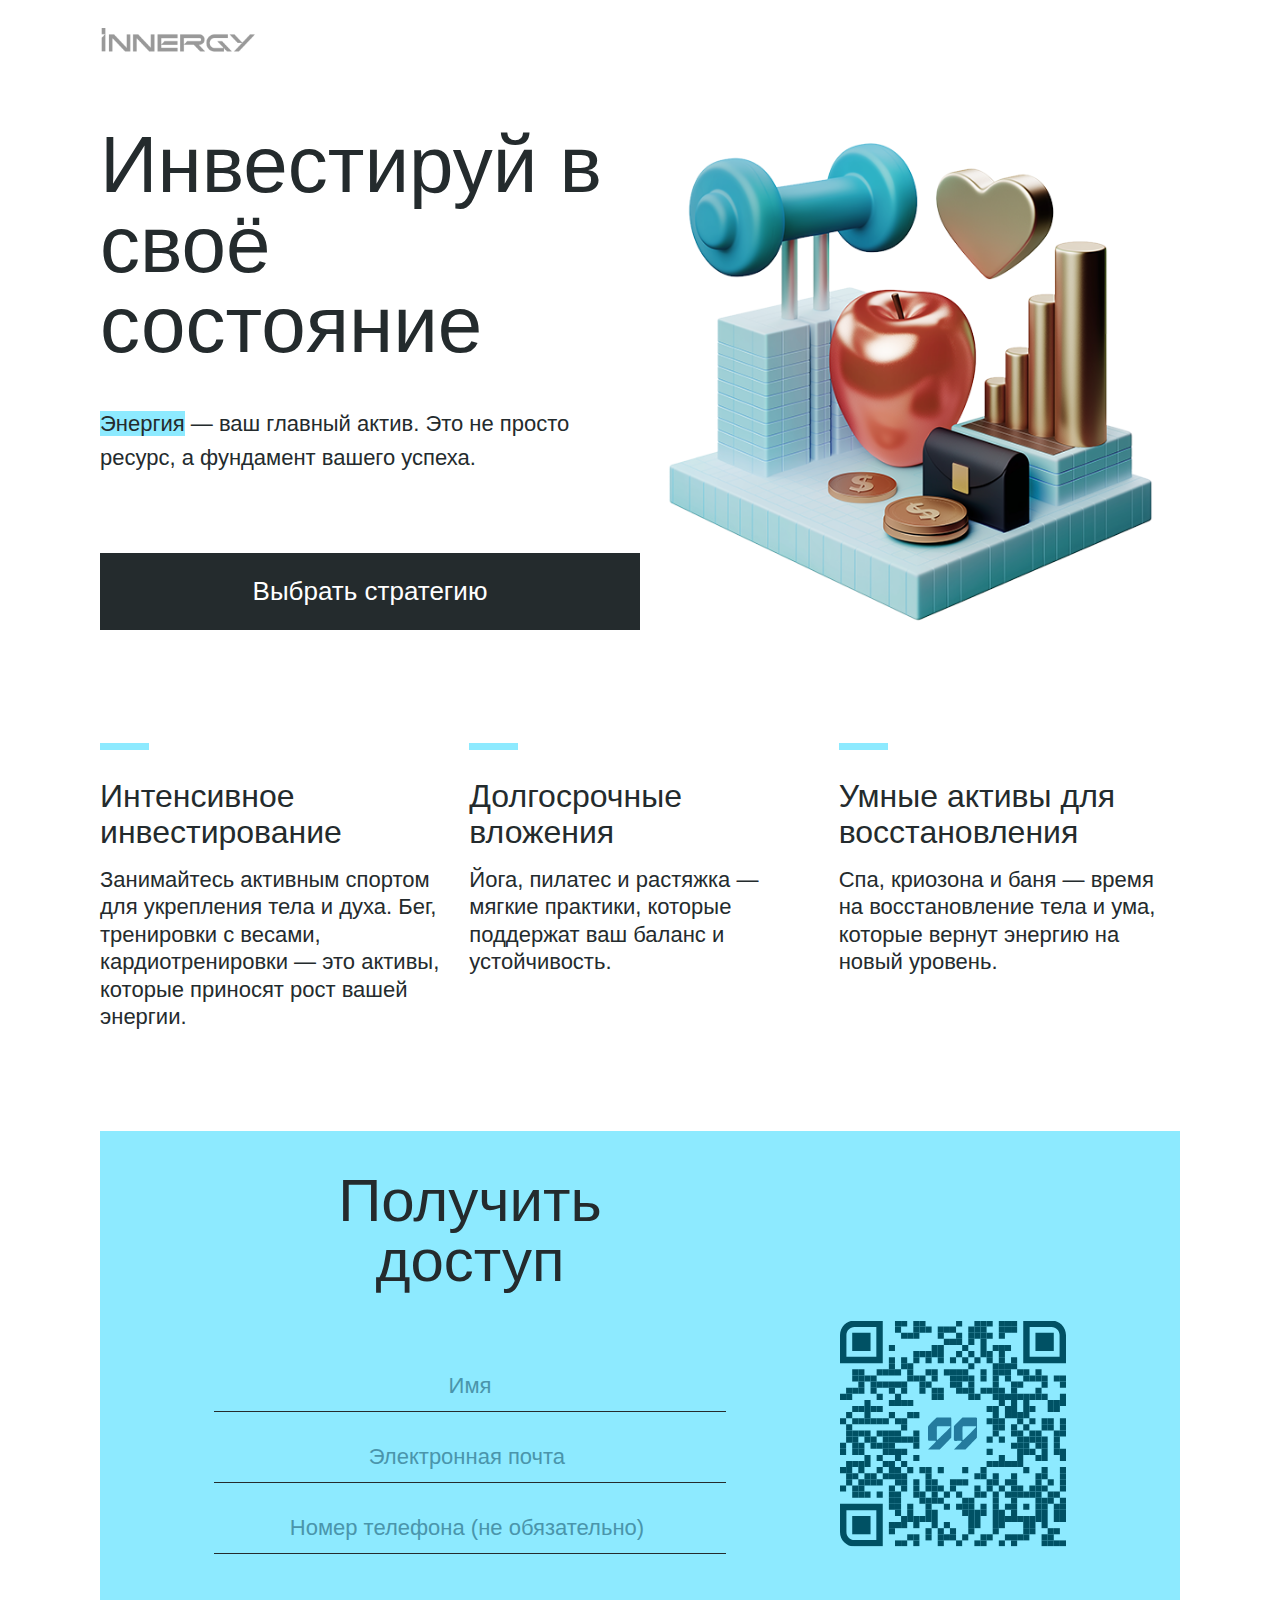
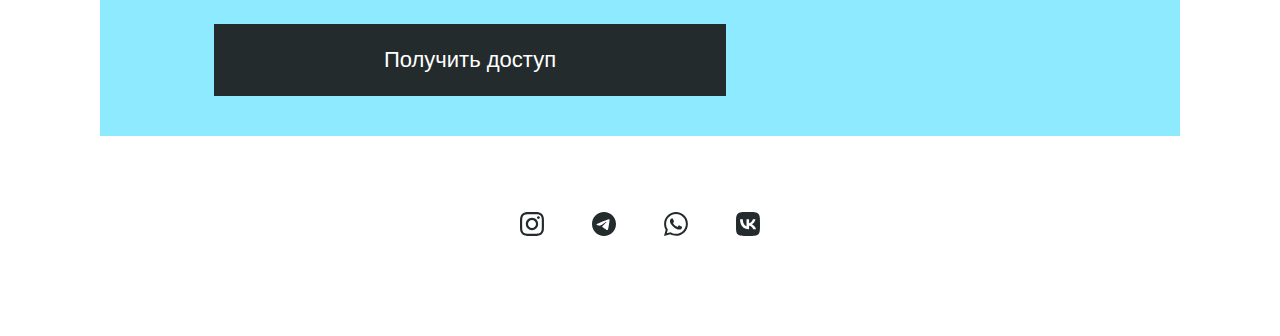
<file: index.html>
<!doctype html>
<html lang="en">
<head>
    <meta charset="UTF-8">
    <meta name="viewport"
          content="width=device-width, user-scalable=no, initial-scale=1.0, maximum-scale=1.0, minimum-scale=1.0">
    <meta http-equiv="X-UA-Compatible" content="ie=edge">
    <link rel="icon" type="image/svg+xml" href="assets/images/icon.svg">
    <link rel="stylesheet" href="style.css?ver=6">
    <title>Document</title>
</head>
<body>
<header class="header flex">
    <div class="container flex">
        <img class="logo" src="assets/images/logo.png" alt="">
    </div>
</header>
<section class="hero-section">
    <div class="container">
        <div class="left">
            <h1>
                Инвестируй
                в своё состояние
            </h1>
            <p><span>Энергия</span> — ваш главный актив. Это не просто ресурс, а фундамент вашего успеха.</p>

            <button id="strategyId">Выбрать стратегию</button>

        </div>
        <div class="right">
            <img class="illustration" src="assets/images/illustration.png" alt="">
        </div>
    </div>
</section>
<section class="reasons-section">
    <div class="container">
        <div class="reason-block">
            <span class="line"></span>
            <h3>Интенсивное инвестирование</h3>
            <p>Занимайтесь активным спортом для укрепления тела и духа. Бег, тренировки с весами, кардиотренировки — это
                активы, которые приносят рост вашей энергии.</p>
        </div>

        <div class="reason-block">
            <span class="line"></span>
            <h3>Долгосрочные вложения</h3>
            <p>Йога, пилатес и растяжка — мягкие практики, которые поддержат ваш баланс и устойчивость.</p>
        </div>

        <div class="reason-block">
            <span class="line"></span>
            <h3>Умные активы
                для восстановления</h3>
            <p>Спа, криозона и баня — время на восстановление тела и ума, которые вернут энергию на новый уровень.</p>
        </div>
    </div>

</section>
<section class="qr-section">
    <div class="container">
        <img src="assets/images/qr.svg" alt="qr-code 99 innergy">
    </div>
</section>
<section class="form-section" id="formSection">
    <div class="container">
        <form class="form" id="submitForm">
            <div class="title">
                <h2>Получить <br> доступ</h2>
            </div>

            <div class="input-container">
                <input type="text" placeholder="Имя" id="name">
            </div>

            <div class="input-container">
                <input type="text" placeholder="Электронная почта " id="email">
            </div>

            <div class="input-container">
                <input type="tel" placeholder="Номер телефона (не обязательно) " id="phone">
            </div>

            <div class="error">
                <img src="assets/images/union.svg">
                <p>Вы заполнили не все поля</p>
            </div>

            <button id="formButton" type="submit" class="form-button">Получить доступ</button>

            <div class="complete" id="complete">
                <img src="assets/images/check.svg" alt="">
                <h2 id="formMessage" class="form-message">Ваш запрос отправлен!</h2>
            </div>
        </form>

        <div class="form-qr">
            <img src="assets/images/qr.svg" alt="qr-code 99 innergy">
        </div>
    </div>
</section>
<footer>
    <div class="icons-container">
        <a href="#" target="_blank">
            <img src="assets/images/inst-icon.svg" alt="">
        </a>
        <a href="#" target="_blank">
            <img src="assets/images/tg-icon.svg" alt="">
        </a>
        <a href="#" target="_blank">
            <img src="assets/images/wp-icon.svg" alt="">
        </a>
        <a href="#" target="_blank">
            <img src="assets/images/vk-icon.svg" alt="">
        </a>
    </div>
</footer>

<script src="script.js"></script>
</body>
</html>
</file>
<file: style.css>
@import url("https://fonts.cdnfonts.com/css/yeseva-one");
@import url("https://fonts.cdnfonts.com/css/geologica");
:root {
  --dark-color: #242B2D;
  --petrole-color: #275969;
  --blue-color: #8DEAFF;
  --red-color: #B22F2F;
}

html, body {
  padding: 0;
  margin: 0;
  height: 100%;
  width: 100%;
}

p, h1, h2, h3, h4, h5, h6, input, button {
  padding: 0;
  margin: 0;
}

* {
  font-family: "Geologica", sans-serif;
  color: var(--dark-color);
}

section {
  display: flex;
  justify-content: center;
}

.container {
  width: 100%;
  max-width: 1080px;
  padding: 0 60px;
}

.flex {
  display: flex;
}

.flex-col {
  flex-direction: column;
}

.flex-row {
  flex-direction: row;
}

.header {
  height: 80px;
  width: 100%;
  align-items: center;
  justify-content: center;
}
.header .container .logo {
  width: 157px;
  height: auto;
  object-fit: contain;
  opacity: 0.4;
}

.hero-section {
  margin-top: 40px;
  padding: 5px 0;
}
.hero-section .container {
  display: flex;
}
.hero-section .container .left {
  flex: 1;
}
.hero-section .container .left h1 {
  font-family: Yeseva One, sans-serif;
  font-size: 80px;
  font-weight: 400;
  line-height: 80px;
  text-align: left;
  margin: 0;
}
.hero-section .container .left p {
  font-family: Geologica, sans-serif;
  font-size: 22px;
  font-weight: 300;
  line-height: 34px;
  text-align: left;
  padding-top: 42px;
  margin: 0;
}
.hero-section .container .left p span {
  background-color: var(--blue-color);
}
.hero-section .container .left button {
  margin-top: 78px;
  width: 100%;
  display: flex;
  justify-content: center;
  align-items: center;
  font-family: Geologica, sans-serif;
  font-size: 26px;
  font-weight: 300;
  line-height: 32.5px;
  text-align: center;
  padding: 0;
  height: 77px;
  border: none;
  background: var(--dark-color);
  color: white;
  cursor: pointer;
}
.hero-section .container .right {
  flex: 1;
}
.hero-section .container .right img {
  width: 100%;
  height: auto;
  object-fit: contain;
}

.reasons-section {
  padding-top: 100px;
}
.reasons-section .container {
  display: flex;
  flex-direction: row;
  gap: 28px;
}
.reasons-section .container .reason-block {
  display: flex;
  flex-direction: column;
  flex: 1;
}
.reasons-section .container .reason-block .line {
  width: 49px;
  height: 7px;
  background: var(--blue-color);
  display: block;
}
.reasons-section .container .reason-block h3 {
  font-family: Geologica, sans-serif;
  font-size: 32px;
  font-weight: 500;
  line-height: 36px;
  text-align: left;
  padding-top: 28px;
}
.reasons-section .container .reason-block p {
  font-family: Geologica, sans-serif;
  font-size: 22px;
  font-weight: 300;
  line-height: 27.5px;
  text-align: left;
  padding-top: 16px;
}

.qr-section {
  display: none;
}
.form-section {
  padding-top: 100px;
}
.form-section .container {
  background: var(--blue-color);
  padding: 40px 0;
  display: flex;
  justify-content: space-evenly;
}
.form-section .container .form {
  display: flex;
  flex-direction: column;
  justify-content: center;
  width: 512px;
}
.form-section .container .form .error {
  width: 100%;
  height: 64px;
  display: none;
  align-items: center;
  justify-content: center;
  gap: 8px;
  background: white;
  margin-top: 30px;
}
.form-section .container .form .error p {
  font-family: Geologica, sans-serif;
  font-size: 16px;
  font-weight: 300;
  line-height: 20px;
  text-align: center;
  color: var(--red-color);
}
.form-section .container .form .complete {
  width: 100%;
  display: none;
  flex-direction: column;
  justify-items: center;
  align-items: center;
  gap: 25px;
}
.form-section .container .form .complete .form-message {
  font-family: Geologica, sans-serif;
  font-size: 20px;
  font-weight: 300;
  line-height: 25px;
  text-align: center;
  padding: 60px 0;
}
.form-section .container .form .title h2 {
  font-family: Yeseva One, sans-serif;
  font-size: 60px;
  font-weight: 400;
  line-height: 60px;
  text-align: center;
  padding-bottom: 50px;
}
.form-section .container .form .input-container {
  width: 100%;
}
.form-section .container .form .input-container input {
  width: 100%;
  height: 50px;
  font-family: Geologica, sans-serif;
  font-size: 22px;
  font-weight: 300;
  line-height: 27.5px;
  text-align: center;
  margin-top: 20px;
  border: none;
  border-bottom: 1px solid var(--dark-color);
  background-color: transparent;
  color: var(--petrole-color);
}
.form-section .container .form .input-container input::placeholder {
  color: #4A95AB;
}
.form-section .container .form .input-container.warning input {
  color: var(--red-color);
  border-bottom: 1px solid var(--red-color);
}
.form-section .container .form .input-container.warning input::placeholder {
  color: var(--red-color);
}
.form-section .container .form .form-button {
  font-family: Geologica, sans-serif;
  font-size: 22px;
  font-weight: 300;
  line-height: 27.5px;
  text-align: center;
  color: white;
  margin-top: 70px;
  height: 72px;
  border: none;
  background-color: var(--dark-color);
  cursor: pointer;
}
.form-section .container .form-qr {
  display: flex;
}
.form-section .container .form-qr img {
  width: 226px;
}

footer {
  display: flex;
  justify-content: center;
  padding-top: 40px;
  padding-bottom: 60px;
}
footer .icons-container {
  height: 100px;
  display: flex;
  justify-content: center;
  align-items: center;
  gap: 48px;
}
footer .icons-container img {
  width: 24px;
  height: 24px;
  object-fit: contain;
}

@media screen and (max-width: 920px) {
  .container {
    max-width: 620px;
    padding: 0 30px;
  }
  .header .container {
    justify-content: center;
  }
  .hero-section .container {
    flex-direction: column;
  }
  .hero-section .container .left h1 {
    text-align: center;
  }
  .hero-section .container .left p {
    text-align: center;
  }
  .hero-section .container .right {
    padding-top: 100px;
    display: flex;
    justify-content: center;
  }
  .hero-section .container .right img {
    width: 85%;
  }
  .reasons-section .container {
    flex-direction: column;
    gap: 38px;
  }
  .reasons-section .container .reason-block {
    align-items: center;
  }
  .reasons-section .container .reason-block h3 {
    padding-top: 38px;
    font-size: 38px;
    font-weight: 500;
    line-height: 42px;
    text-align: center;
  }
  .reasons-section .container .reason-block p {
    font-size: 26px;
    font-weight: 300;
    line-height: 32.5px;
    text-align: center;
  }
  .reasons-section .container .reason-block:nth-child(1) .line {
    display: none;
  }
  .reasons-section .container .reason-block:nth-child(1) h3 {
    padding-top: 0;
  }
  .qr-section {
    display: flex;
    justify-content: center;
    align-items: center;
    padding-top: 100px;
  }
  .qr-section .container {
    display: flex;
    justify-content: center;
    align-items: center;
  }
  .qr-section .container img {
    width: 226px;
    height: 226px;
  }
  .form-section .container {
    justify-content: center;
  }
  .form-section .container .form-qr {
    display: none;
  }
}
@media screen and (max-width: 600px) {
  .header {
    padding-top: 40px;
    height: auto;
  }
  .hero-section {
    padding: 0;
  }
  .hero-section .container .left h1 {
    font-size: 48px;
    line-height: 50px;
  }
  .hero-section .container .left p {
    font-size: 18px;
    line-height: 22.5px;
    padding-top: 24px;
  }
  .hero-section .container .left button {
    margin-top: 57px;
    height: 69px;
    font-size: 20px;
    line-height: 25px;
  }
  .hero-section .container .right img {
    width: 100%;
  }
  .reasons-section .container .reason-block h3 {
    font-size: 24px;
    line-height: 26px;
  }
  .reasons-section .container .reason-block p {
    font-size: 18px;
    line-height: 22.5px;
    padding-top: 14px;
  }
  .form-section .container .form {
    padding: 0 20px;
  }
  .form-section .container .form .title h2 {
    font-size: 48px;
    font-weight: 400;
    line-height: 50px;
  }
  .form-section .container .form .input-container input {
    font-size: 18px;
    line-height: 22.5px;
  }
  .form-section .container .form .form-button {
    height: 69px;
    font-size: 20px;
    line-height: 25px;
  }
  footer {
    padding-top: 0;
  }
}

/*# sourceMappingURL=style.css.map */
</file>
